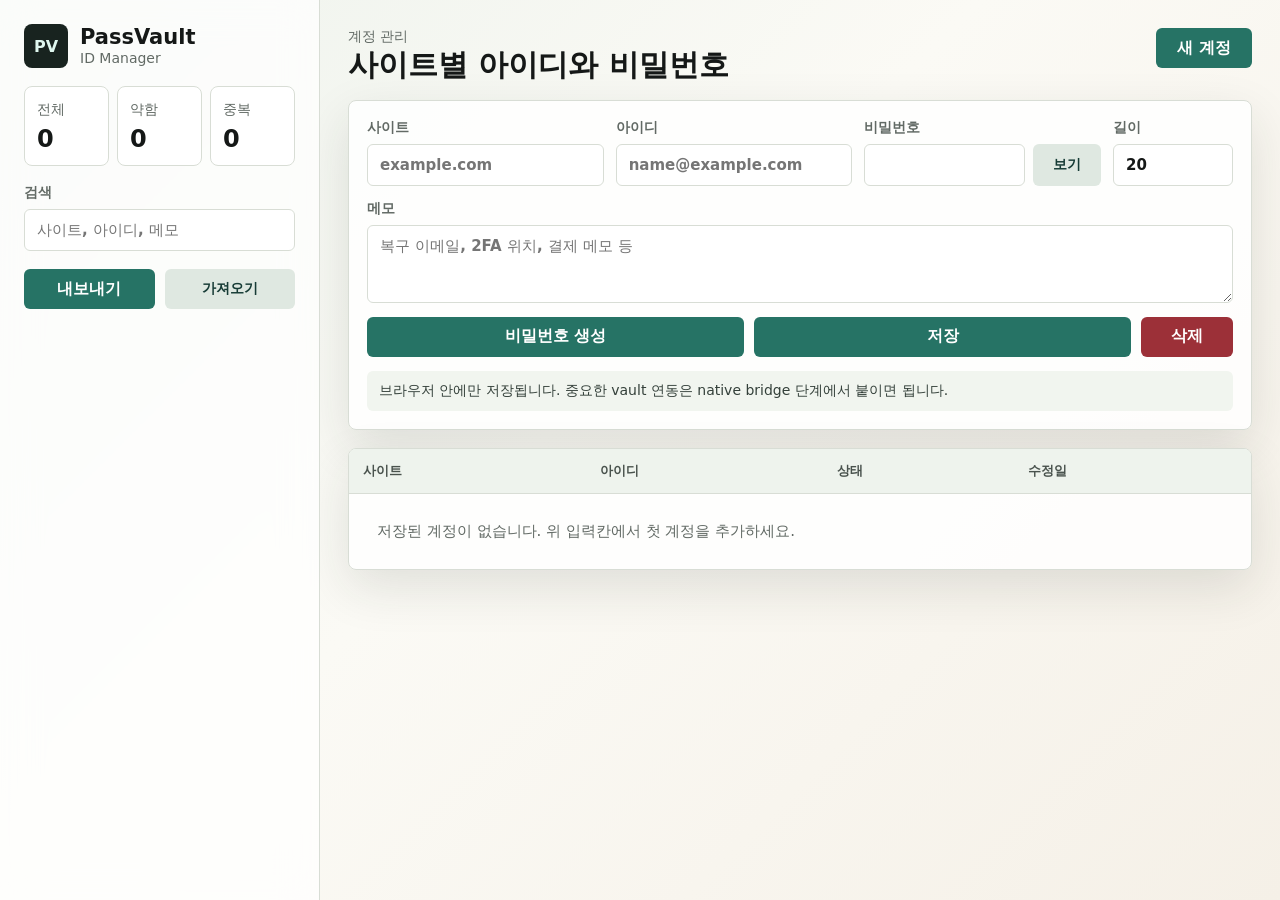
<file: web/index.html>
<!doctype html>
<html lang="ko">
  <head>
    <meta charset="utf-8">
    <meta name="viewport" content="width=device-width, initial-scale=1">
    <title>PassVault ID Manager</title>
    <meta name="description" content="PassVault account and ID management dashboard">
    <link rel="icon" type="image/svg+xml" href="data:image/svg+xml,%3Csvg xmlns='http://www.w3.org/2000/svg' viewBox='0 0 64 64'%3E%3Crect width='64' height='64' rx='14' fill='%2318231f'/%3E%3Cpath d='M20 29h24v21H20z' fill='%23f4f0dd'/%3E%3Cpath d='M25 29v-7a7 7 0 0 1 14 0v7' fill='none' stroke='%2356b6a7' stroke-width='6' stroke-linecap='round'/%3E%3Ccircle cx='32' cy='39' r='4' fill='%2356b6a7'/%3E%3C/svg%3E">
    <link rel="stylesheet" href="styles.css">
  </head>
  <body>
    <main class="app">
      <aside class="sidebar" aria-label="PassVault navigation">
        <div class="brand">
          <div class="mark" aria-hidden="true">PV</div>
          <div><h1>PassVault</h1><p>ID Manager</p></div>
        </div>
        <div class="summary-grid" aria-label="Account summary">
          <article><span>전체</span><strong id="totalCount">0</strong></article>
          <article><span>약함</span><strong id="weakCount">0</strong></article>
          <article><span>중복</span><strong id="reuseCount">0</strong></article>
        </div>
        <label class="search">검색<input id="searchInput" type="search" placeholder="사이트, 아이디, 메모"></label>
        <div class="sidebar-actions">
          <button id="exportButton" type="button">내보내기</button>
          <label class="import-button">가져오기<input id="importInput" type="file" accept="application/json"></label>
        </div>
      </aside>
      <section class="workspace" aria-label="Account manager">
        <header class="workspace-header">
          <div><p class="eyebrow">계정 관리</p><h2>사이트별 아이디와 비밀번호</h2></div>
          <button id="newButton" type="button">새 계정</button>
        </header>
        <section class="editor" aria-label="Credential editor">
          <form id="credentialForm">
            <input id="recordId" type="hidden">
            <div class="form-grid">
              <label>사이트<input id="siteInput" required placeholder="example.com" autocomplete="off"></label>
              <label>아이디<input id="usernameInput" required placeholder="name@example.com" autocomplete="off"></label>
              <label class="password-field">비밀번호<span class="password-row"><input id="passwordInput" required type="password" autocomplete="off"><button id="togglePassword" type="button">보기</button></span></label>
              <label>길이<input id="lengthInput" type="number" min="12" max="128" value="20"></label>
            </div>
            <label>메모<textarea id="memoInput" rows="3" placeholder="복구 이메일, 2FA 위치, 결제 메모 등"></textarea></label>
            <div class="form-actions">
              <button id="generateButton" type="button">비밀번호 생성</button>
              <button id="saveButton" type="submit">저장</button>
              <button id="deleteButton" class="danger" type="button">삭제</button>
            </div>
          </form>
          <div id="status" class="status" role="status">브라우저 안에만 저장됩니다. 중요한 vault 연동은 native bridge 단계에서 붙이면 됩니다.</div>
        </section>
        <section class="table-shell" aria-label="Saved accounts">
          <table>
            <thead><tr><th>사이트</th><th>아이디</th><th>상태</th><th>수정일</th></tr></thead>
            <tbody id="accountTable"></tbody>
          </table>
          <div id="emptyState" class="empty-state">저장된 계정이 없습니다. 위 입력칸에서 첫 계정을 추가하세요.</div>
        </section>
      </section>
    </main>
    <script src="app.js"></script>
  </body>
</html>
</file>
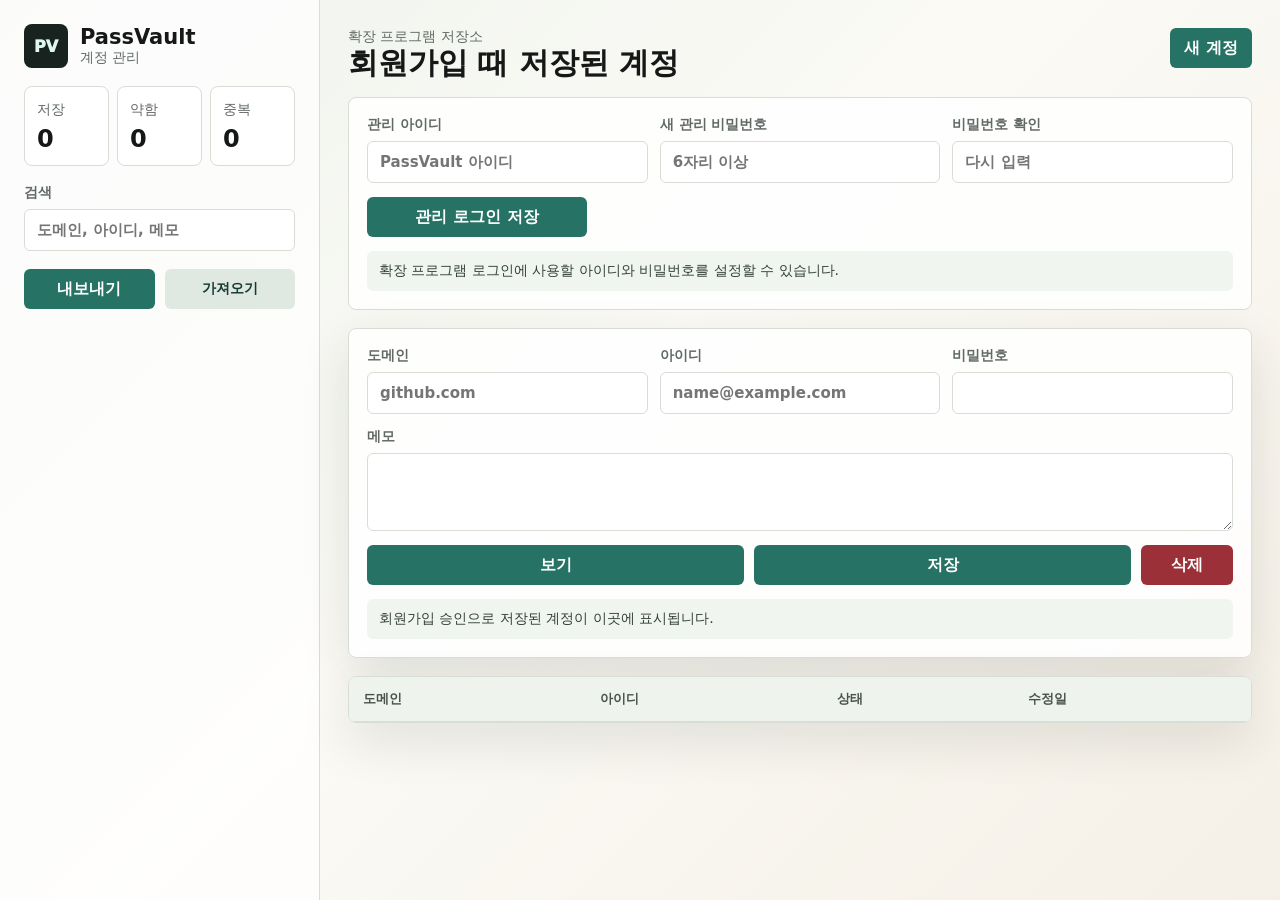
<file: extension/manager.html>
<!doctype html>
<html lang="ko">
  <head>
    <meta charset="utf-8">
    <meta name="viewport" content="width=device-width, initial-scale=1">
    <title>PassVault 계정 관리</title>
    <link rel="stylesheet" href="manager.css">
  </head>
  <body>
    <main class="app">
      <aside class="sidebar">
        <div class="brand"><div class="mark">PV</div><div><h1>PassVault</h1><p>계정 관리</p></div></div>
        <div class="stats">
          <article><span>저장</span><strong id="totalCount">0</strong></article>
          <article><span>약함</span><strong id="weakCount">0</strong></article>
          <article><span>중복</span><strong id="reuseCount">0</strong></article>
        </div>
        <label>검색<input id="search" type="search" placeholder="도메인, 아이디, 메모"></label>
        <div class="side-actions">
          <button id="exportButton" type="button">내보내기</button>
          <label class="importButton">가져오기<input id="importInput" type="file" accept="application/json"></label>
        </div>
      </aside>

      <section class="workspace">
        <header>
          <div><p class="eyebrow">확장 프로그램 저장소</p><h2>회원가입 때 저장된 계정</h2></div>
          <button id="newButton" type="button">새 계정</button>
        </header>

        
        <section class="editor auth-editor">
          <form id="authForm">
            <div class="grid">
              <label>관리 아이디<input id="managerAuthUser" autocomplete="username" placeholder="PassVault 아이디"></label>
              <label>새 관리 비밀번호<input id="managerAuthPassword" type="password" autocomplete="new-password" placeholder="6자리 이상"></label>
              <label>비밀번호 확인<input id="managerAuthConfirm" type="password" autocomplete="new-password" placeholder="다시 입력"></label>
            </div>
            <div class="actions auth-actions-row">
              <button id="saveAuthButton" type="submit">관리 로그인 저장</button>
            </div>
          </form>
          <div id="authStatus" class="status">확장 프로그램 로그인에 사용할 아이디와 비밀번호를 설정할 수 있습니다.</div>
        </section>
        <section class="editor">
          <form id="form">
            <input id="domainKey" type="hidden">
            <div class="grid">
              <label>도메인<input id="domain" required placeholder="github.com"></label>
              <label>아이디<input id="username" required placeholder="name@example.com"></label>
              <label>비밀번호<input id="password" required type="password"></label>
            </div>
            <label>메모<textarea id="memo" rows="3"></textarea></label>
            <div class="actions">
              <button id="showButton" type="button">보기</button>
              <button id="saveButton" type="submit">저장</button>
              <button id="deleteButton" class="danger" type="button">삭제</button>
            </div>
          </form>
          <div id="status" class="status">회원가입 승인으로 저장된 계정이 이곳에 표시됩니다.</div>
        </section>

        <section class="tableBox">
          <table>
            <thead><tr><th>도메인</th><th>아이디</th><th>상태</th><th>수정일</th></tr></thead>
            <tbody id="rows"></tbody>
          </table>
          <div id="empty" class="empty">아직 저장된 계정이 없습니다.</div>
        </section>
      </section>
    </main>
    <script src="manager.js"></script>
  </body>
</html>
</file>
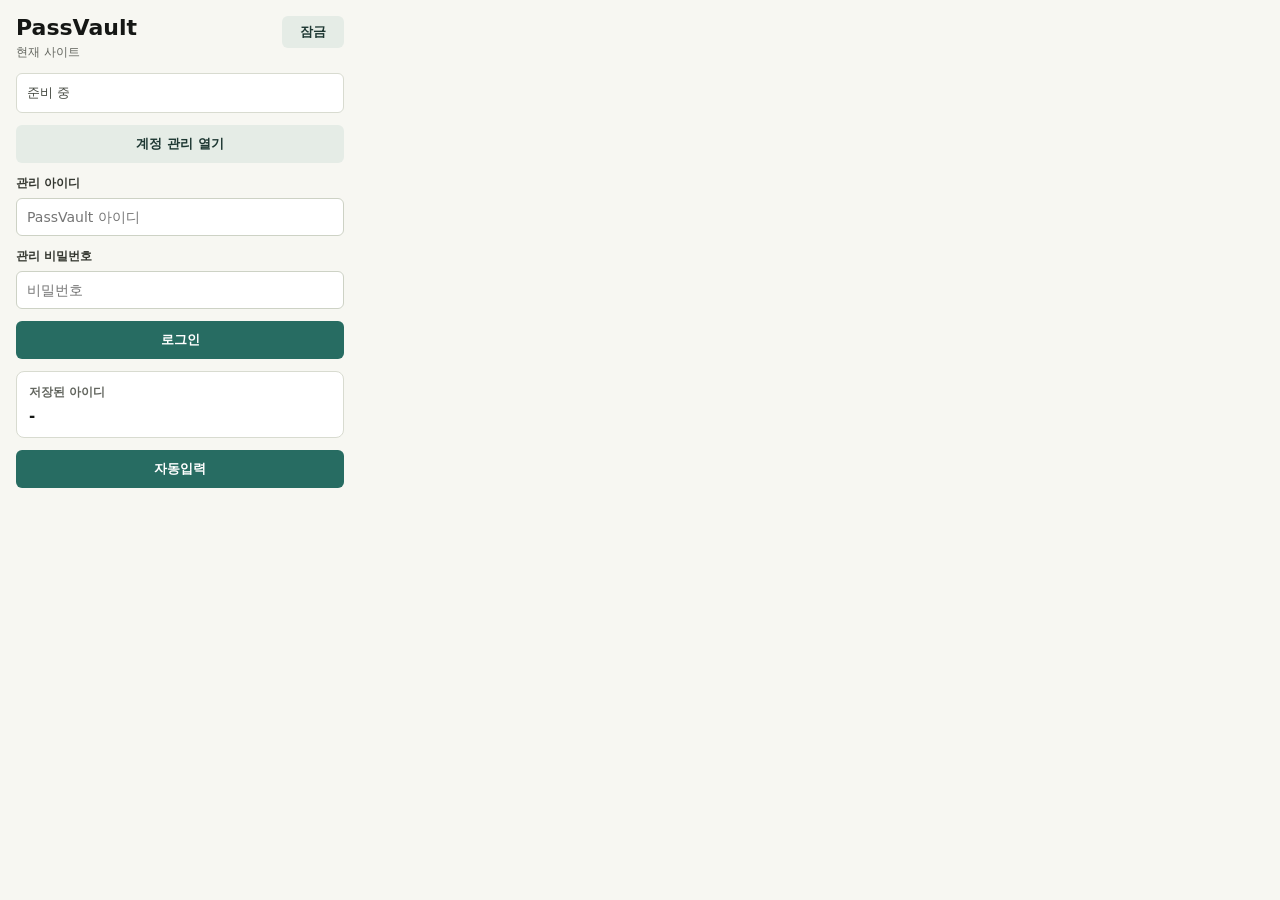
<file: extension/popup.html>
<!doctype html>
<html lang="ko">
  <head>
    <meta charset="utf-8">
    <meta name="viewport" content="width=device-width, initial-scale=1">
    <title>PassVault</title>
    <link rel="stylesheet" href="popup.css">
  </head>
  <body>
    <main class="shell">
      <header class="topbar">
        <div>
          <h1>PassVault</h1>
          <p id="domain">현재 사이트</p>
        </div>
        <button id="lock" class="icon-button" type="button">잠금</button>
      </header>

      <section class="status" id="status">준비 중</section>
      <button id="manager" class="manager-button" type="button">계정 관리 열기</button>

      <section id="authPanel" class="auth-panel">
        <label>
          관리 아이디
          <input id="authUser" autocomplete="username" placeholder="PassVault 아이디">
        </label>
        <label>
          관리 비밀번호
          <input id="authPassword" type="password" autocomplete="current-password" placeholder="비밀번호">
        </label>
        <button id="unlock" type="button">로그인</button>
      </section>

      <section id="vaultPanel" class="vault-panel" hidden>
        <div class="credential-card">
          <span>저장된 아이디</span>
          <strong id="savedUsername">-</strong>
        </div>
        <div class="actions single">
          <button id="fill" type="button">자동입력</button>
        </div>
      </section>
    </main>
    <script src="popup.js"></script>
  </body>
</html>
</file>
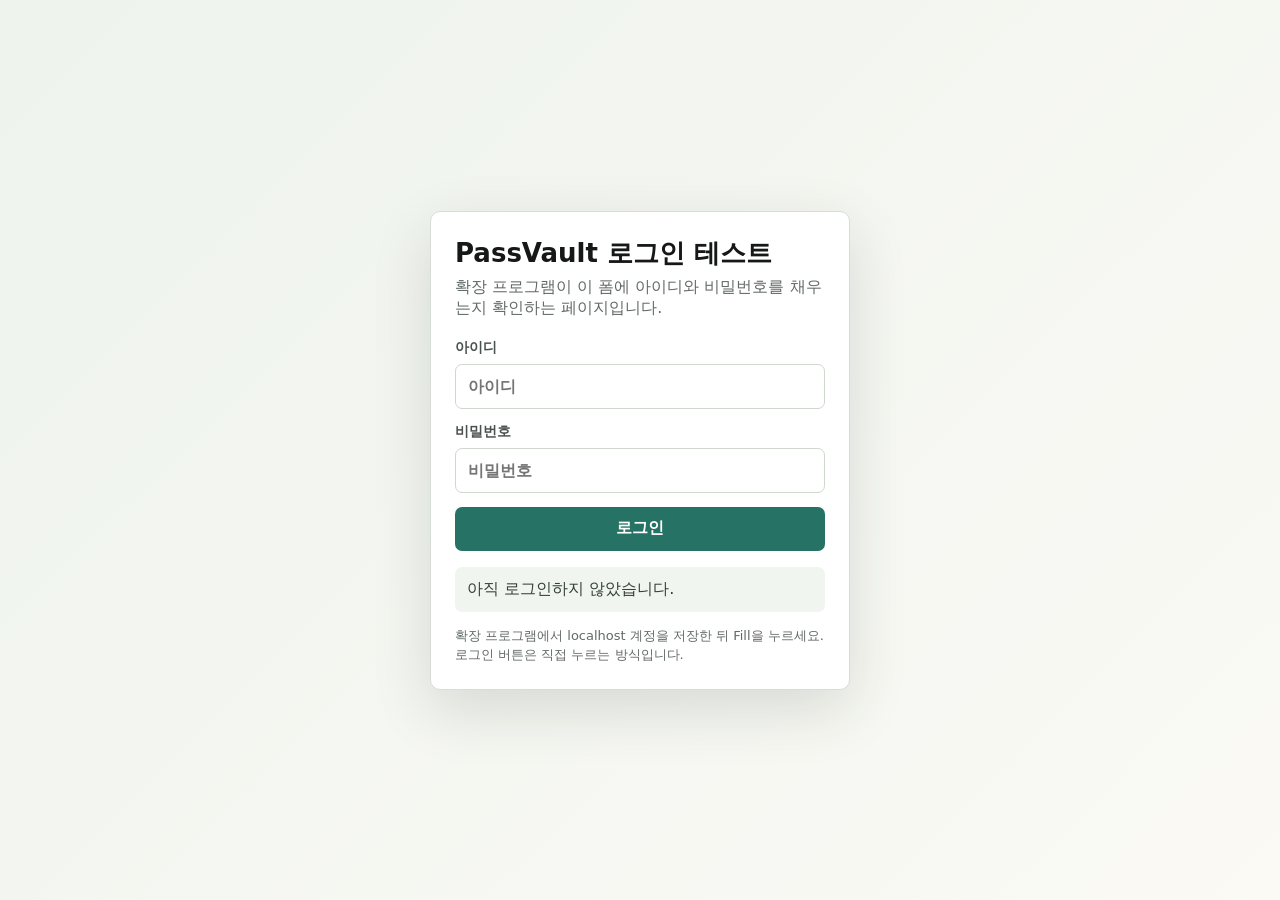
<file: web/login-demo.html>
<!doctype html>
<html lang="ko">
  <head>
    <meta charset="utf-8">
    <meta name="viewport" content="width=device-width, initial-scale=1">
    <title>PassVault Login Demo</title>
    <style>
      :root{font-family:Inter,ui-sans-serif,system-ui,-apple-system,BlinkMacSystemFont,"Segoe UI",sans-serif;color:#151817;background:#eef3ed}*{box-sizing:border-box}body{min-height:100vh;margin:0;display:grid;place-items:center;padding:24px;background:linear-gradient(135deg,#eef3ed,#fbfaf5)}main{width:min(420px,100%);border:1px solid #d8ddd5;border-radius:10px;background:white;padding:24px;box-shadow:0 20px 60px rgba(29,42,35,.14)}h1{margin:0 0 6px;font-size:26px}p{margin:0 0 20px;color:#626a65}form{display:grid;gap:14px}label{display:grid;gap:7px;color:#4a524d;font-size:14px;font-weight:800}input{width:100%;border:1px solid #cfd7ce;border-radius:7px;padding:12px;font:inherit;font-size:16px}button{min-height:44px;border:0;border-radius:7px;background:#267365;color:white;font:inherit;font-weight:900;cursor:pointer}.status{margin-top:16px;min-height:44px;border-radius:7px;background:#f1f5ef;padding:12px;color:#34403a}.hint{margin-top:14px;font-size:13px;line-height:1.5;color:#626a65}
    </style>
  </head>
  <body>
    <main>
      <h1>PassVault 로그인 테스트</h1>
      <p>확장 프로그램이 이 폼에 아이디와 비밀번호를 채우는지 확인하는 페이지입니다.</p>
      <form id="loginForm">
        <label>아이디<input id="username" name="username" autocomplete="username" placeholder="아이디"></label>
        <label>비밀번호<input id="password" name="password" type="password" autocomplete="current-password" placeholder="비밀번호"></label>
        <button type="submit">로그인</button>
      </form>
      <div id="status" class="status">아직 로그인하지 않았습니다.</div>
      <div class="hint">확장 프로그램에서 localhost 계정을 저장한 뒤 Fill을 누르세요. 로그인 버튼은 직접 누르는 방식입니다.</div>
    </main>
    <script>
      document.getElementById("loginForm").addEventListener("submit", (event) => {
        event.preventDefault();
        const username = document.getElementById("username").value.trim();
        const password = document.getElementById("password").value;
        const status = document.getElementById("status");
        if (!username || !password) {
          status.textContent = "아이디와 비밀번호가 모두 필요합니다.";
          return;
        }
        status.textContent = `${username} 계정으로 로그인 폼 제출 완료. 실제 서비스에서는 여기서 서버 인증이 진행됩니다.`;
      });
    </script>
  </body>
</html>
</file>
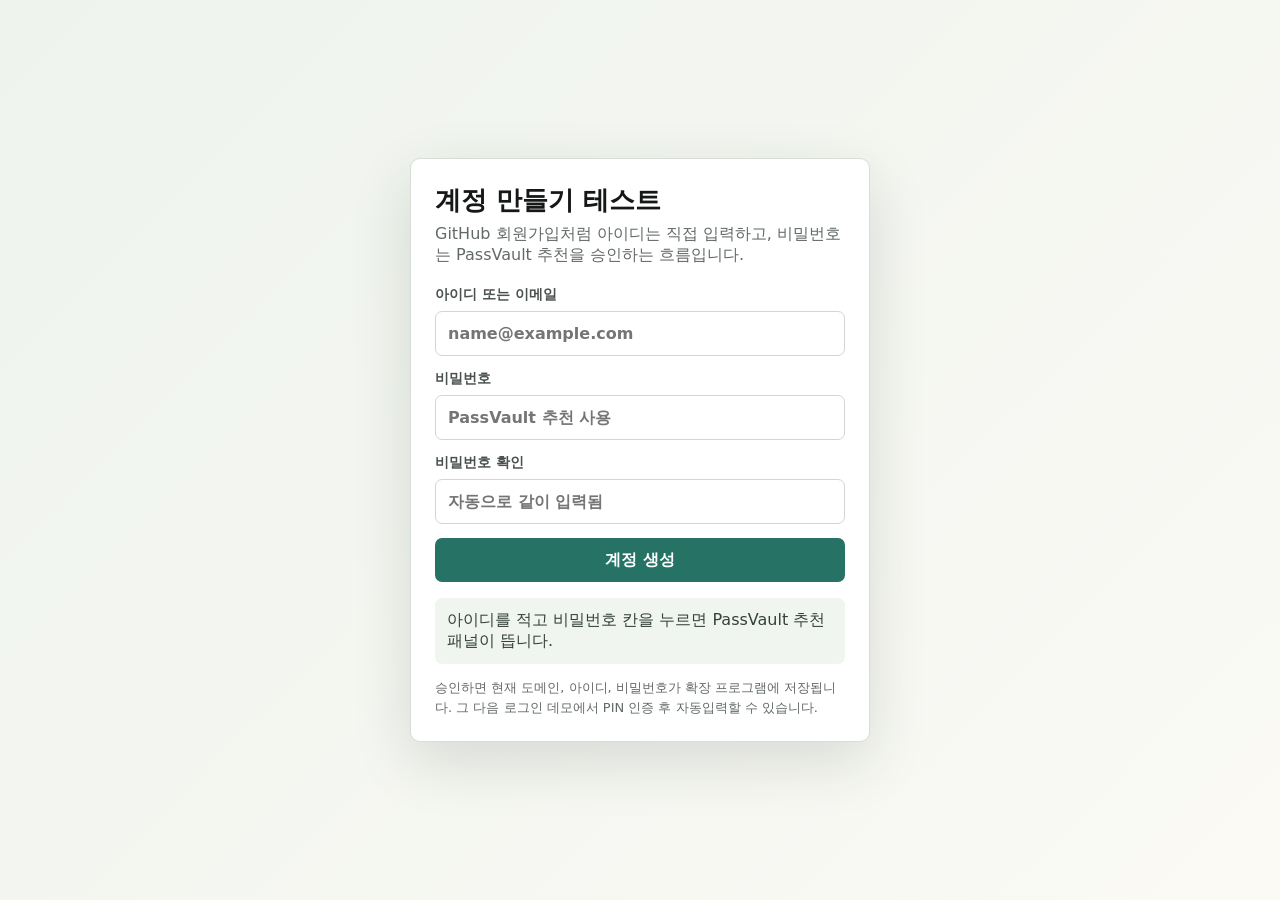
<file: web/signup-demo.html>
<!doctype html>
<html lang="ko">
  <head>
    <meta charset="utf-8">
    <meta name="viewport" content="width=device-width, initial-scale=1">
    <title>PassVault Signup Demo</title>
    <style>
      :root{font-family:Inter,ui-sans-serif,system-ui,-apple-system,BlinkMacSystemFont,"Segoe UI",sans-serif;color:#151817;background:#eef3ed}*{box-sizing:border-box}body{min-height:100vh;margin:0;display:grid;place-items:center;padding:24px;background:linear-gradient(135deg,#eef3ed,#fbfaf5)}main{width:min(460px,100%);border:1px solid #d8ddd5;border-radius:10px;background:white;padding:24px;box-shadow:0 20px 60px rgba(29,42,35,.14)}h1{margin:0 0 6px;font-size:26px}p{margin:0 0 20px;color:#626a65}form{display:grid;gap:14px}label{display:grid;gap:7px;color:#4a524d;font-size:14px;font-weight:800}input{width:100%;border:1px solid #cfd7ce;border-radius:7px;padding:12px;font:inherit;font-size:16px}button{min-height:44px;border:0;border-radius:7px;background:#267365;color:white;font:inherit;font-weight:900;cursor:pointer}.status{margin-top:16px;min-height:44px;border-radius:7px;background:#f1f5ef;padding:12px;color:#34403a}.hint{margin-top:14px;font-size:13px;line-height:1.5;color:#626a65}
    </style>
  </head>
  <body>
    <main>
      <h1>계정 만들기 테스트</h1>
      <p>GitHub 회원가입처럼 아이디는 직접 입력하고, 비밀번호는 PassVault 추천을 승인하는 흐름입니다.</p>
      <form id="signupForm">
        <label>아이디 또는 이메일<input id="email" name="email" type="email" autocomplete="username" placeholder="name@example.com"></label>
        <label>비밀번호<input id="password" name="password" type="password" autocomplete="new-password" placeholder="PassVault 추천 사용"></label>
        <label>비밀번호 확인<input id="confirm" name="confirm" type="password" autocomplete="new-password" placeholder="자동으로 같이 입력됨"></label>
        <button type="submit">계정 생성</button>
      </form>
      <div id="status" class="status">아이디를 적고 비밀번호 칸을 누르면 PassVault 추천 패널이 뜹니다.</div>
      <div class="hint">승인하면 현재 도메인, 아이디, 비밀번호가 확장 프로그램에 저장됩니다. 그 다음 로그인 데모에서 PIN 인증 후 자동입력할 수 있습니다.</div>
    </main>
    <script>
      document.getElementById("signupForm").addEventListener("submit", (event) => {
        event.preventDefault();
        const email = document.getElementById("email").value.trim();
        const password = document.getElementById("password").value;
        const confirm = document.getElementById("confirm").value;
        const status = document.getElementById("status");
        if (!email || !password || password !== confirm) {
          status.textContent = "아이디와 같은 비밀번호 두 칸이 필요합니다.";
          return;
        }
        status.textContent = `${email} 계정 생성 폼 제출 완료. 이제 로그인 페이지에서 자동입력을 테스트하세요.`;
      });
    </script>
  </body>
</html>
</file>
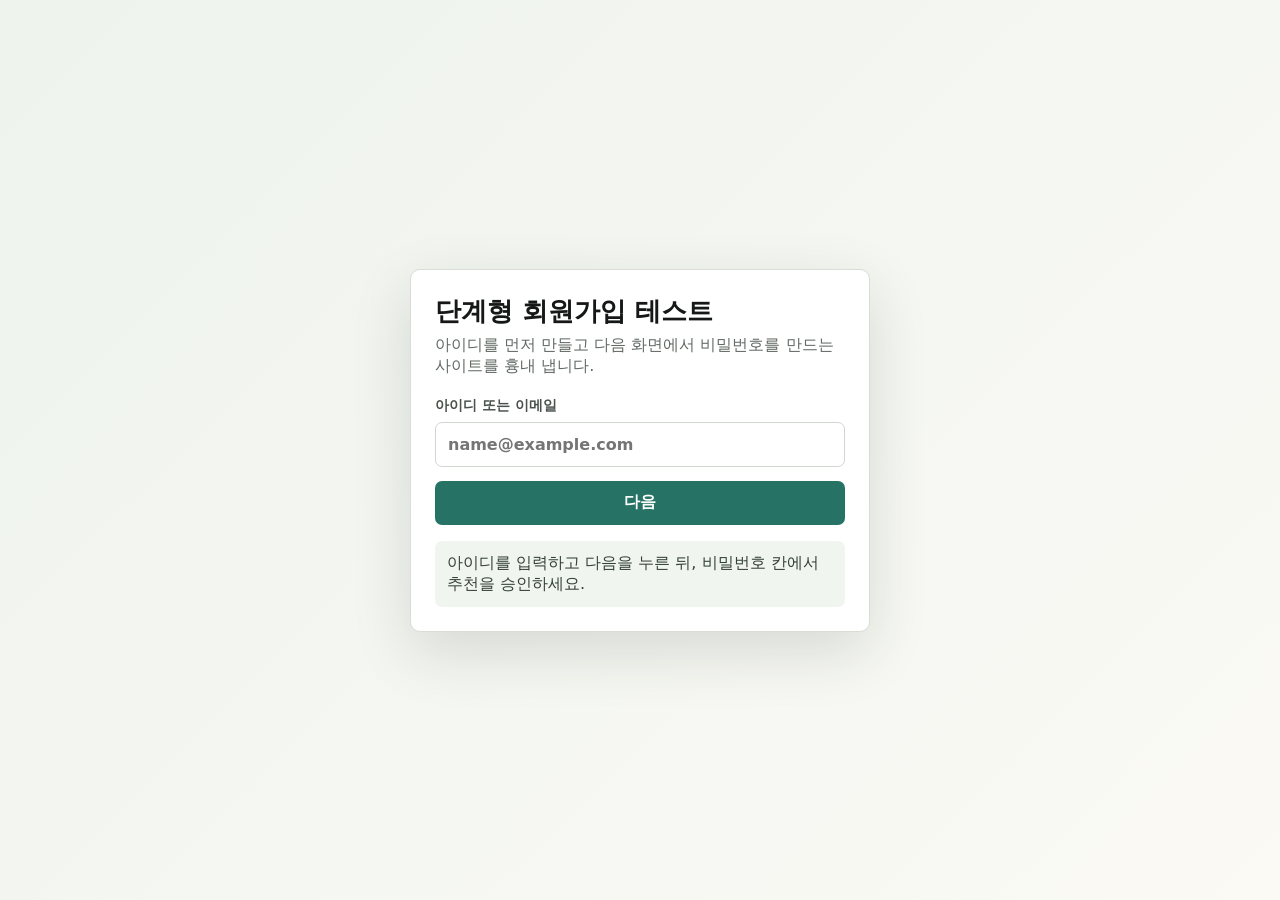
<file: web/signup-step-demo.html>
<!doctype html>
<html lang="ko">
  <head>
    <meta charset="utf-8">
    <meta name="viewport" content="width=device-width, initial-scale=1">
    <title>PassVault Two Step Signup Demo</title>
    <style>
      :root{font-family:Inter,ui-sans-serif,system-ui,-apple-system,BlinkMacSystemFont,"Segoe UI",sans-serif;color:#151817;background:#eef3ed}*{box-sizing:border-box}body{min-height:100vh;margin:0;display:grid;place-items:center;padding:24px;background:linear-gradient(135deg,#eef3ed,#fbfaf5)}main{width:min(460px,100%);border:1px solid #d8ddd5;border-radius:10px;background:white;padding:24px;box-shadow:0 20px 60px rgba(29,42,35,.14)}h1{margin:0 0 6px;font-size:26px}p{margin:0 0 20px;color:#626a65}form{display:grid;gap:14px}label{display:grid;gap:7px;color:#4a524d;font-size:14px;font-weight:800}input{width:100%;border:1px solid #cfd7ce;border-radius:7px;padding:12px;font:inherit;font-size:16px}button{min-height:44px;border:0;border-radius:7px;background:#267365;color:white;font:inherit;font-weight:900;cursor:pointer}.status{margin-top:16px;min-height:44px;border-radius:7px;background:#f1f5ef;padding:12px;color:#34403a}.hidden{display:none}
    </style>
  </head>
  <body>
    <main>
      <h1>단계형 회원가입 테스트</h1>
      <p>아이디를 먼저 만들고 다음 화면에서 비밀번호를 만드는 사이트를 흉내 냅니다.</p>
      <form id="stepOne">
        <label>아이디 또는 이메일<input id="email" name="email" type="email" autocomplete="username" placeholder="name@example.com"></label>
        <button type="submit">다음</button>
      </form>
      <form id="stepTwo" class="hidden">
        <label>새 비밀번호<input id="password" name="new-password" type="password" autocomplete="new-password" placeholder="PassVault 추천 사용"></label>
        <button type="submit">계정 생성</button>
      </form>
      <div id="status" class="status">아이디를 입력하고 다음을 누른 뒤, 비밀번호 칸에서 추천을 승인하세요.</div>
    </main>
    <script>
      let savedEmail = "";
      document.getElementById("stepOne").addEventListener("submit", (event) => {
        event.preventDefault();
        savedEmail = document.getElementById("email").value.trim();
        if (!savedEmail) {
          document.getElementById("status").textContent = "아이디를 먼저 입력하세요.";
          return;
        }
        document.getElementById("stepOne").classList.add("hidden");
        document.getElementById("stepTwo").classList.remove("hidden");
        document.getElementById("password").focus();
        document.getElementById("status").textContent = `${savedEmail}의 비밀번호를 만드세요.`;
      });
      document.getElementById("stepTwo").addEventListener("submit", (event) => {
        event.preventDefault();
        const password = document.getElementById("password").value;
        document.getElementById("status").textContent = password ? `${savedEmail} 계정 생성 폼 제출 완료.` : "비밀번호가 필요합니다.";
      });
    </script>
  </body>
</html>
</file>
<file: web/styles.css>
:root{color-scheme:light;--ink:#151817;--muted:#626a65;--line:#d8ddd5;--panel:#fff;--panel-soft:#f1f5ef;--accent:#267365;--accent-dark:#1d5d51;--danger:#9c3038;--warning:#b76b1d;--shadow:0 18px 50px rgba(29,42,35,.12);font-family:Inter,ui-sans-serif,system-ui,-apple-system,BlinkMacSystemFont,"Segoe UI",sans-serif}*{box-sizing:border-box}body{min-width:320px;margin:0;background:linear-gradient(135deg,#eef3ed 0%,#fbfaf5 45%,#f5f0e7 100%);color:var(--ink)}button,input,textarea{font:inherit}button{border:0;border-radius:6px;background:var(--accent);color:#fff;font-weight:800;cursor:pointer}button:hover{background:var(--accent-dark)}.app{display:grid;grid-template-columns:320px minmax(0,1fr);min-height:100vh}.sidebar{display:grid;align-content:start;gap:18px;border-right:1px solid var(--line);background:rgba(255,255,255,.72);padding:24px;backdrop-filter:blur(18px)}.brand{display:flex;align-items:center;gap:12px}.mark{display:grid;place-items:center;width:44px;height:44px;border-radius:8px;background:#18231f;color:#dff7ef;font-weight:900}h1,h2,p{margin:0}h1{font-size:21px;line-height:1.1}h2{margin-top:2px;font-size:30px;line-height:1.12}.brand p,.eyebrow,.search,label,.summary-grid span{color:var(--muted);font-size:14px}.summary-grid{display:grid;grid-template-columns:repeat(3,1fr);gap:8px}.summary-grid article{border:1px solid var(--line);border-radius:8px;background:var(--panel);padding:12px}.summary-grid strong{display:block;margin-top:6px;font-size:24px}.search,label{display:grid;gap:7px;font-weight:750}input,textarea{width:100%;border:1px solid var(--line);border-radius:6px;background:#fff;color:var(--ink);font-size:15px;font-weight:560;outline:none;padding:11px 12px}textarea{resize:vertical}input:focus,textarea:focus{border-color:var(--accent);box-shadow:0 0 0 3px rgba(38,115,101,.16)}.sidebar-actions,.form-actions{display:grid;grid-template-columns:1fr 1fr;gap:10px}.sidebar-actions button,.import-button,.form-actions button,#newButton,#togglePassword{min-height:40px;padding:0 14px}.import-button{display:grid;place-items:center;border-radius:6px;background:#dfe8e1;color:#173c36;font-weight:850;cursor:pointer}.import-button input{display:none}.workspace{display:grid;align-content:start;gap:18px;padding:28px}.workspace-header{display:flex;align-items:start;justify-content:space-between;gap:16px}#newButton{min-width:96px}.editor,.table-shell{border:1px solid var(--line);border-radius:8px;background:rgba(255,255,255,.86);box-shadow:var(--shadow)}.editor{display:grid;gap:14px;padding:18px}#credentialForm{display:grid;gap:14px}.form-grid{display:grid;grid-template-columns:1.1fr 1.1fr 1.1fr 120px;gap:12px}.password-row{display:grid;grid-template-columns:minmax(0,1fr) 68px;gap:8px}#togglePassword{background:#dfe8e1;color:#173c36}.form-actions{grid-template-columns:1fr 1fr 92px}.danger{background:var(--danger)}.danger:hover{background:#812830}.status{min-height:39px;border-radius:6px;background:var(--panel-soft);color:#34403a;font-size:14px;padding:11px 12px}.table-shell{overflow:hidden}table{width:100%;border-collapse:collapse}th,td{border-bottom:1px solid var(--line);padding:13px 14px;text-align:left;vertical-align:top}th{background:#eef3ed;color:#49524d;font-size:13px}td{font-size:14px}tbody tr{cursor:pointer}tbody tr:hover{background:#f4f8f2}.site-cell{font-weight:850}.muted{color:var(--muted)}.badge{display:inline-flex;align-items:center;min-height:24px;border-radius:999px;background:#e4efe9;color:#1f5d52;font-size:12px;font-weight:850;padding:3px 9px}.badge.warning{background:#fff0da;color:var(--warning)}.badge.danger{background:#f9dadd;color:var(--danger)}.empty-state{display:none;color:var(--muted);font-size:15px;padding:28px}.empty-state.visible{display:block}@media (max-width:980px){.app{grid-template-columns:1fr}.sidebar{border-right:0;border-bottom:1px solid var(--line)}.form-grid{grid-template-columns:1fr 1fr}}@media (max-width:640px){.sidebar,.workspace{padding:18px}.workspace-header{display:grid}h2{font-size:24px}.form-grid,.form-actions,.sidebar-actions{grid-template-columns:1fr}table,thead,tbody,tr,th,td{display:block}thead{display:none}tr{border-bottom:1px solid var(--line);padding:10px 0}td{border-bottom:0;padding:6px 14px}}
</file>
<file: extension/manager.css>
:root{color-scheme:light;--ink:#151817;--muted:#626a65;--line:#d8ddd5;--panel:#fff;--soft:#f1f5ef;--accent:#267365;--danger:#9c3038;--warn:#b76b1d;--shadow:0 18px 50px rgba(29,42,35,.12);font-family:Inter,ui-sans-serif,system-ui,-apple-system,BlinkMacSystemFont,"Segoe UI",sans-serif}*{box-sizing:border-box}body{margin:0;min-width:320px;background:linear-gradient(135deg,#eef3ed,#fbfaf5 46%,#f5f0e7);color:var(--ink)}button,input,textarea{font:inherit}button{border:0;border-radius:6px;background:var(--accent);color:white;font-weight:850;cursor:pointer;min-height:40px;padding:0 14px}button:hover{filter:brightness(.92)}.app{display:grid;grid-template-columns:320px minmax(0,1fr);min-height:100vh}.sidebar{display:grid;align-content:start;gap:18px;border-right:1px solid var(--line);background:rgba(255,255,255,.75);padding:24px}.brand{display:flex;align-items:center;gap:12px}.mark{display:grid;place-items:center;width:44px;height:44px;border-radius:8px;background:#18231f;color:#dff7ef;font-weight:950}h1,h2,p{margin:0}h1{font-size:21px}h2{font-size:30px;line-height:1.1}.brand p,.eyebrow,label,.stats span{color:var(--muted);font-size:14px}.stats{display:grid;grid-template-columns:repeat(3,1fr);gap:8px}.stats article{border:1px solid var(--line);border-radius:8px;background:white;padding:12px}.stats strong{display:block;margin-top:6px;font-size:24px}label{display:grid;gap:7px;font-weight:750}input,textarea{width:100%;border:1px solid var(--line);border-radius:6px;background:white;color:var(--ink);font-size:15px;padding:11px 12px;outline:none}input:focus,textarea:focus{border-color:var(--accent);box-shadow:0 0 0 3px rgba(38,115,101,.16)}textarea{resize:vertical}.side-actions,.actions{display:grid;grid-template-columns:1fr 1fr;gap:10px}.importButton{display:grid;place-items:center;border-radius:6px;background:#dfe8e1;color:#173c36;cursor:pointer}.importButton input{display:none}.workspace{display:grid;align-content:start;gap:18px;padding:28px}header{display:flex;align-items:start;justify-content:space-between;gap:16px}.editor,.tableBox{border:1px solid var(--line);border-radius:8px;background:rgba(255,255,255,.88);box-shadow:var(--shadow)}.editor{display:grid;gap:14px;padding:18px}form{display:grid;gap:14px}.grid{display:grid;grid-template-columns:1fr 1fr 1fr;gap:12px}.actions{grid-template-columns:1fr 1fr 92px}.danger{background:var(--danger)}.status{border-radius:6px;background:var(--soft);padding:11px 12px;color:#34403a;font-size:14px}.tableBox{overflow:hidden}table{width:100%;border-collapse:collapse}th,td{border-bottom:1px solid var(--line);padding:13px 14px;text-align:left;vertical-align:top}th{background:#eef3ed;color:#49524d;font-size:13px}td{font-size:14px}tbody tr{cursor:pointer}tbody tr:hover{background:#f4f8f2}.domainCell{font-weight:850}.muted{color:var(--muted)}.badge{display:inline-flex;border-radius:999px;background:#e4efe9;color:#1f5d52;font-size:12px;font-weight:850;padding:4px 9px}.badge.warn{background:#fff0da;color:var(--warn)}.badge.danger{background:#f9dadd;color:var(--danger)}.empty{display:none;color:var(--muted);padding:28px}.empty.visible{display:block}@media(max-width:900px){.app{grid-template-columns:1fr}.sidebar{border-right:0;border-bottom:1px solid var(--line)}.grid{grid-template-columns:1fr}}@media(max-width:640px){.sidebar,.workspace{padding:18px}header{display:grid}h2{font-size:24px}.actions,.side-actions{grid-template-columns:1fr}table,thead,tbody,tr,th,td{display:block}thead{display:none}td{border:0;padding:6px 14px}tr{border-bottom:1px solid var(--line);padding:10px 0}}

.auth-actions-row{grid-template-columns:220px}.auth-editor{box-shadow:none}
</file>
<file: extension/popup.css>
:root{color-scheme:light;font-family:Inter,ui-sans-serif,system-ui,-apple-system,BlinkMacSystemFont,"Segoe UI",sans-serif;background:#f7f7f2;color:#151715}*{box-sizing:border-box}body{width:360px;min-height:390px;margin:0;background:#f7f7f2}.shell{display:grid;gap:12px;padding:16px}.topbar{display:flex;align-items:start;justify-content:space-between;gap:12px}h1{margin:0;font-size:22px;line-height:1.1}p{margin:4px 0 0;color:#63665f;font-size:12px;overflow-wrap:anywhere}.status{min-height:38px;border:1px solid #d8dbd0;border-radius:6px;background:#fff;color:#454941;padding:10px;font-size:13px;line-height:1.35}.auth-panel,.vault-panel{display:grid;gap:12px}label{display:grid;gap:6px;color:#343730;font-size:12px;font-weight:750}input{width:100%;border:1px solid #cdd2c5;border-radius:6px;background:#fff;color:#151715;font:inherit;font-size:14px;font-weight:500;padding:10px;outline:none}input:focus{border-color:#276c62;box-shadow:0 0 0 3px rgba(39,108,98,.16)}button{min-height:38px;border:0;border-radius:6px;background:#276c62;color:#fff;font:inherit;font-size:13px;font-weight:850;cursor:pointer}button:hover{background:#1f5b52}.icon-button,.manager-button{background:#e5ece6;color:#1d3732}.icon-button{min-width:62px;min-height:32px}.credential-card{display:grid;gap:6px;border:1px solid #d8dbd0;border-radius:8px;background:#fff;padding:12px}.credential-card span{color:#63665f;font-size:12px;font-weight:750}.credential-card strong{font-size:15px;overflow-wrap:anywhere}.actions.single{display:grid;grid-template-columns:1fr}
</file>
